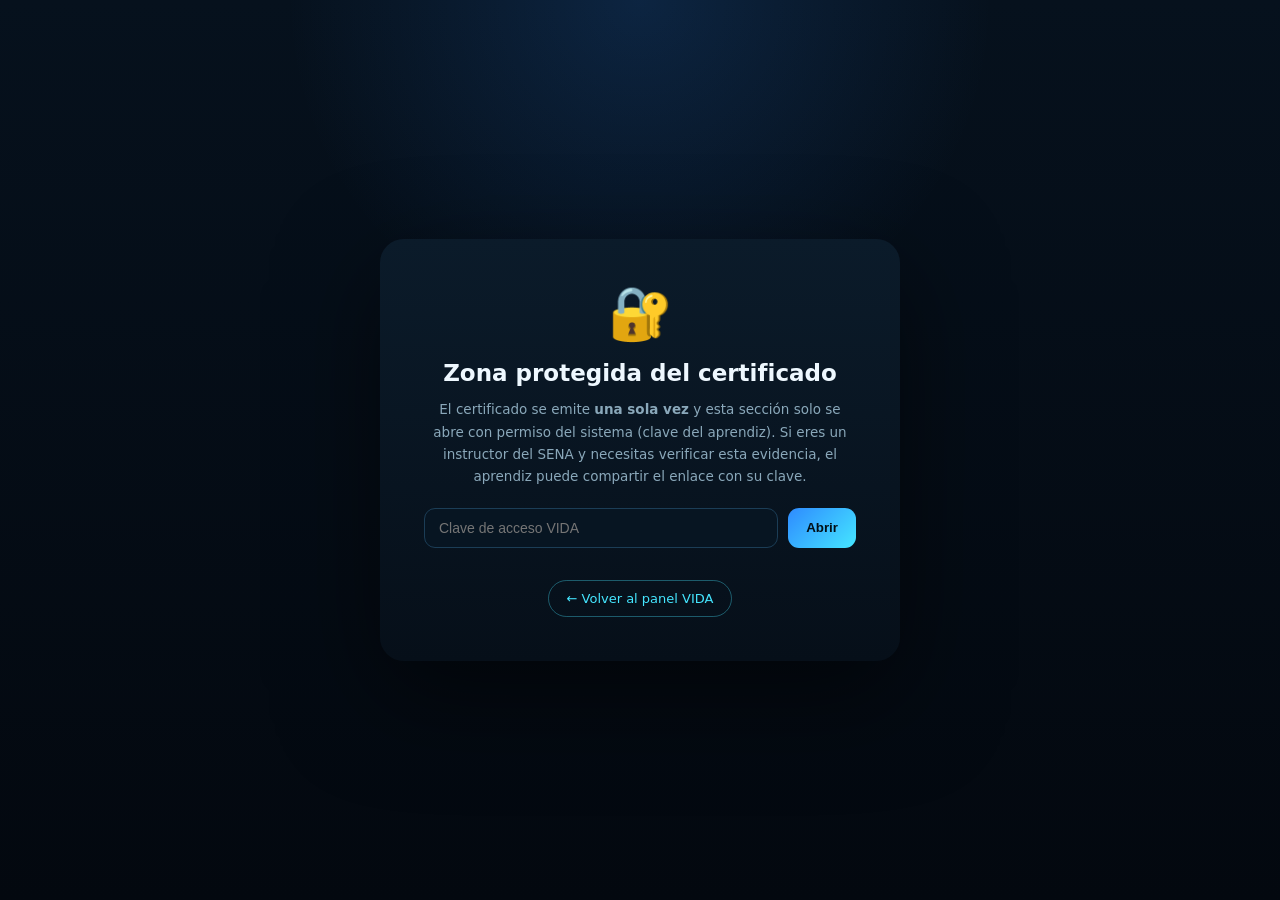
<file: vida_ui_pro/gated.html>
<!doctype html>
<html lang="es">
<head>
<meta charset="utf-8">
<meta name="viewport" content="width=device-width,initial-scale=1">
<title>VIDA · Zona restringida</title>
<meta name="description" content="Acceso restringido. El certificado y los cambios de curso de VIDA están protegidos por una clave privada.">
<meta name="robots" content="noindex,nofollow">
<meta name="theme-color" content="#06111d">
<link rel="icon" type="image/svg+xml" href="/static/favicon.svg">
<style>
*{box-sizing:border-box;margin:0;padding:0}
body{min-height:100vh;display:grid;place-items:center;padding:26px;color:#eef8ff;font-family:Inter,system-ui,sans-serif;
  background:radial-gradient(circle at top,rgba(46,139,255,.16),transparent 32%),linear-gradient(180deg,#06111d,#03080f)}
.card{width:min(520px,100%);padding:44px;border:1px solid var(--line);border-radius:24px;text-align:center;
  border-color:#1b3d56;background:linear-gradient(180deg,#0b1b2a,#060f19);box-shadow:0 35px 100px rgba(0,0,0,.5)}
.lock{font-size:52px}
h1{margin-top:16px;font-size:23px;font-weight:800}
p{color:#8aa8ba;font-size:13.5px;line-height:1.65;margin-top:12px}
code{background:#071522;border:1px solid #1b3d56;padding:2px 6px;border-radius:6px;font-size:12px;color:#8cc7db}
a{display:inline-block;margin-top:22px;color:#45e6ff;text-decoration:none;border:1px solid rgba(69,230,255,.35);
  padding:10px 18px;border-radius:99px;font-size:13px}
form{margin-top:20px;display:flex;gap:10px}
input{flex:1;background:#071522;border:1px solid #1b3d56;color:#eef8ff;border-radius:11px;padding:11px 14px;font-size:14px}
button{background:linear-gradient(135deg,#2e8bff,#45e6ff);color:#021018;border:0;border-radius:11px;padding:11px 18px;font-weight:700;cursor:pointer}
.err{color:#fb7185;font-size:12.5px;margin-top:10px}
</style>
</head>
<body>
<div class="card">
  <div class="lock">🔐</div>
  <h1>Zona protegida del certificado</h1>
  <p>El certificado se emite <b>una sola vez</b> y esta sección solo se abre con
     permiso del sistema (clave del aprendiz). Si eres un instructor del SENA
     y necesitas verificar esta evidencia, el aprendiz puede compartir el enlace con su clave.</p>
  <form id="unlock" method="get" action="{{ target or '/certificado' }}">
    <input type="password" name="clave" placeholder="Clave de acceso VIDA" autocomplete="off">
    <button type="submit">Abrir</button>
  </form>
  <div class="err" id="err"></div>
  <a href="/">← Volver al panel VIDA</a>
</div>
<script>
(function(){
  var err=document.getElementById('err');
  var p=new URLSearchParams(location.search);
  if(p.get('clave')){err.textContent='Clave incorrecta. Acceso denegado.';}
})();
</script>
</body>
</html>
</file>
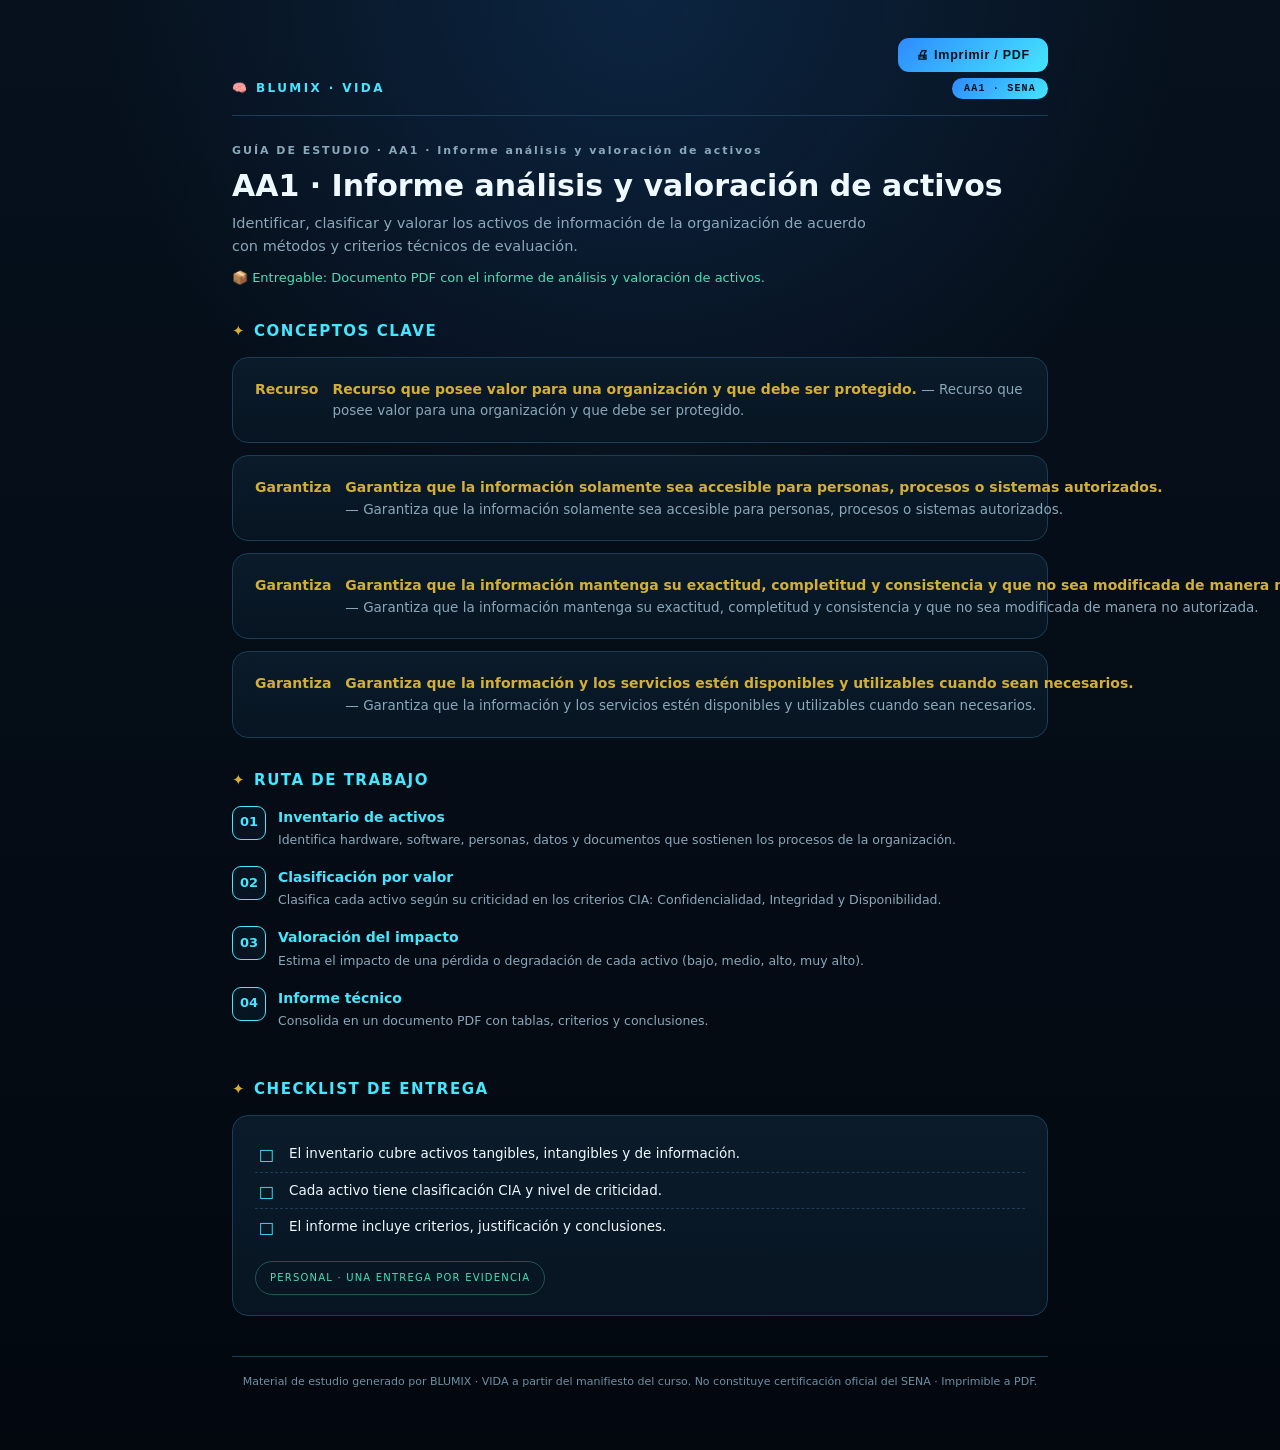
<file: media/materials/aa1_guia.html>
<!doctype html>
<html lang="es"><head><meta charset="utf-8">
<meta name="viewport" content="width=device-width,initial-scale=1">
<title>AA1 · Informe análisis y valoración de activos · VIDA</title>
<style>*{box-sizing:border-box;margin:0;padding:0}
:root{--bg:#06111d;--panel:#0b1b2a;--panel2:#071522;--line:#1b3d56;--cyan:#45e6ff;
      --blue:#2e8bff;--green:#47e0b7;--gold:#d4af37;--text:#eef8ff;--muted:#8aa8ba}
body{background:radial-gradient(circle at top,rgba(46,139,255,.16),transparent 34%),
  linear-gradient(180deg,#06111d,#03080f);color:var(--text);min-height:100vh;
  font-family:Inter,system-ui,-apple-system,sans-serif;line-height:1.6}
.wrap{max-width:860px;margin:0 auto;padding:38px 22px 60px}
.head{display:flex;justify-content:space-between;align-items:center;gap:12px;
  padding-bottom:16px;border-bottom:1px solid var(--line);margin-bottom:26px;flex-wrap:wrap}
.brand{color:var(--cyan);letter-spacing:.2em;font-weight:900;font-size:12px}
.chip{font:10px ui-monospace,monospace;letter-spacing:.12em;color:#021018;
  background:linear-gradient(135deg,var(--blue),var(--cyan));border-radius:999px;padding:5px 12px;font-weight:800}
h1{font-size:30px;font-weight:900;line-height:1.2;margin:8px 0 6px}
.kicker{color:var(--muted);letter-spacing:.18em;font-size:11px;font-weight:800}
.brief{color:var(--muted);font-size:14.5px;margin:8px 0 0;max-width:70ch}
.deliv{margin-top:10px;font-size:13px;color:var(--green)}
section{margin-top:30px}
section h2{font-size:15px;letter-spacing:.1em;color:var(--cyan);font-weight:900;
  text-transform:uppercase;margin-bottom:14px;display:flex;align-items:center;gap:8px}
section h2::before{content:"✦";color:var(--gold)}
.card{background:linear-gradient(180deg,var(--panel),var(--panel2));
  border:1px solid var(--line);border-radius:16px;padding:20px 22px}
.card+.card{margin-top:12px}
.concept{display:flex;gap:14px;align-items:flex-start}
.concept b{color:var(--gold);white-space:nowrap;font-size:14px}
.concept p{color:var(--muted);font-size:13.5px}
ol.steps{counter-reset:step;list-style:none}
ol.steps li{counter-increment:step;position:relative;padding:0 0 16px 46px;font-size:14px;color:var(--text)}
ol.steps li::before{content:counter(step,decimal-leading-zero);position:absolute;left:0;top:0;
  width:32px;height:32px;display:grid;place-items:center;border:1px solid var(--cyan);
  color:var(--cyan);border-radius:9px;font-weight:800;font-size:13px;background:#071522}
ol.steps li b{color:var(--cyan)}
ol.steps li small{display:block;color:var(--muted);font-size:12.5px;margin-top:2px}
ul.check{list-style:none}
ul.check li{position:relative;padding:7px 0 7px 34px;font-size:13.5px;color:var(--text);border-bottom:1px dashed var(--line)}
ul.check li:last-child{border-bottom:0}
ul.check li::before{content:"□";position:absolute;left:4px;top:6px;color:var(--cyan);font-size:16px;font-weight:800}
code{background:var(--panel2);border:1px solid var(--line);color:#8cc7db;padding:2px 7px;border-radius:6px;font-size:12px}
.pill{display:inline-block;margin-top:16px;padding:8px 14px;border:1px solid #1d574c;color:var(--green);
  border-radius:999px;letter-spacing:.12em;font-size:10px}
.printbar{position:sticky;top:10px;text-align:right;margin-bottom:6px}
.btn{background:linear-gradient(135deg,var(--blue),var(--cyan));border:0;color:#021018;
  font-weight:800;letter-spacing:.06em;padding:10px 18px;border-radius:11px;cursor:pointer;font-size:12.5px}
.foot{margin-top:40px;padding-top:16px;border-top:1px solid var(--line);
  color:#6f8fa3;font-size:11px;text-align:center}
@media print{.printbar{display:none}body{background:#fff;color:#0b1b2a}
  .card{border:1px solid #d8e6f0;background:#fff}section h2{color:#0b3d66}
  .concept b{color:#8a6d1a}.kicker,.brand{color:#4a6780}}</style></head>
<body><div class="wrap">
<div class="printbar"><button class="btn" onclick="window.print()">🖨 Imprimir / PDF</button></div>
<header class="head">
  <div class="brand">🧠 BLUMIX · VIDA</div>
  <span class="chip">AA1 · SENA</span>
</header>
<div class="kicker">GUÍA DE ESTUDIO · AA1 · Informe análisis y valoración de activos</div>
<h1>AA1 · Informe análisis y valoración de activos</h1>
<p class="brief">Identificar, clasificar y valorar los activos de información de la organización de acuerdo con métodos y criterios técnicos de evaluación.</p>
<p class="deliv">📦 Entregable: Documento PDF con el informe de análisis y valoración de activos.</p>

<section><h2>Conceptos clave</h2><div class="card concept"><b>Recurso</b><p><b>Recurso que posee valor para una organización y que debe ser protegido.</b> — Recurso que posee valor para una organización y que debe ser protegido.</p></div><div class="card concept"><b>Garantiza</b><p><b>Garantiza que la información solamente sea accesible para personas, procesos o sistemas autorizados.</b> — Garantiza que la información solamente sea accesible para personas, procesos o sistemas autorizados.</p></div><div class="card concept"><b>Garantiza</b><p><b>Garantiza que la información mantenga su exactitud, completitud y consistencia y que no sea modificada de manera no autorizada.</b> — Garantiza que la información mantenga su exactitud, completitud y consistencia y que no sea modificada de manera no autorizada.</p></div><div class="card concept"><b>Garantiza</b><p><b>Garantiza que la información y los servicios estén disponibles y utilizables cuando sean necesarios.</b> — Garantiza que la información y los servicios estén disponibles y utilizables cuando sean necesarios.</p></div></section>

<section><h2>Ruta de trabajo</h2>
<ol class="steps"><li><b>Inventario de activos</b><small>Identifica hardware, software, personas, datos y documentos que sostienen los procesos de la organización.</small></li><li><b>Clasificación por valor</b><small>Clasifica cada activo según su criticidad en los criterios CIA: Confidencialidad, Integridad y Disponibilidad.</small></li><li><b>Valoración del impacto</b><small>Estima el impacto de una pérdida o degradación de cada activo (bajo, medio, alto, muy alto).</small></li><li><b>Informe técnico</b><small>Consolida en un documento PDF con tablas, criterios y conclusiones.</small></li></ol></section>

<section><h2>Checklist de entrega</h2>
<div class="card"><ul class="check"><li>El inventario cubre activos tangibles, intangibles y de información.</li><li>Cada activo tiene clasificación CIA y nivel de criticidad.</li><li>El informe incluye criterios, justificación y conclusiones.</li></ul>
<span class="pill">PERSONAL · UNA ENTREGA POR EVIDENCIA</span></div></section>


<div class="foot">Material de estudio generado por BLUMIX · VIDA a partir del
manifiesto del curso. No constituye certificación oficial del SENA · Imprimible a PDF.</div>

</div></body></html>
</file>
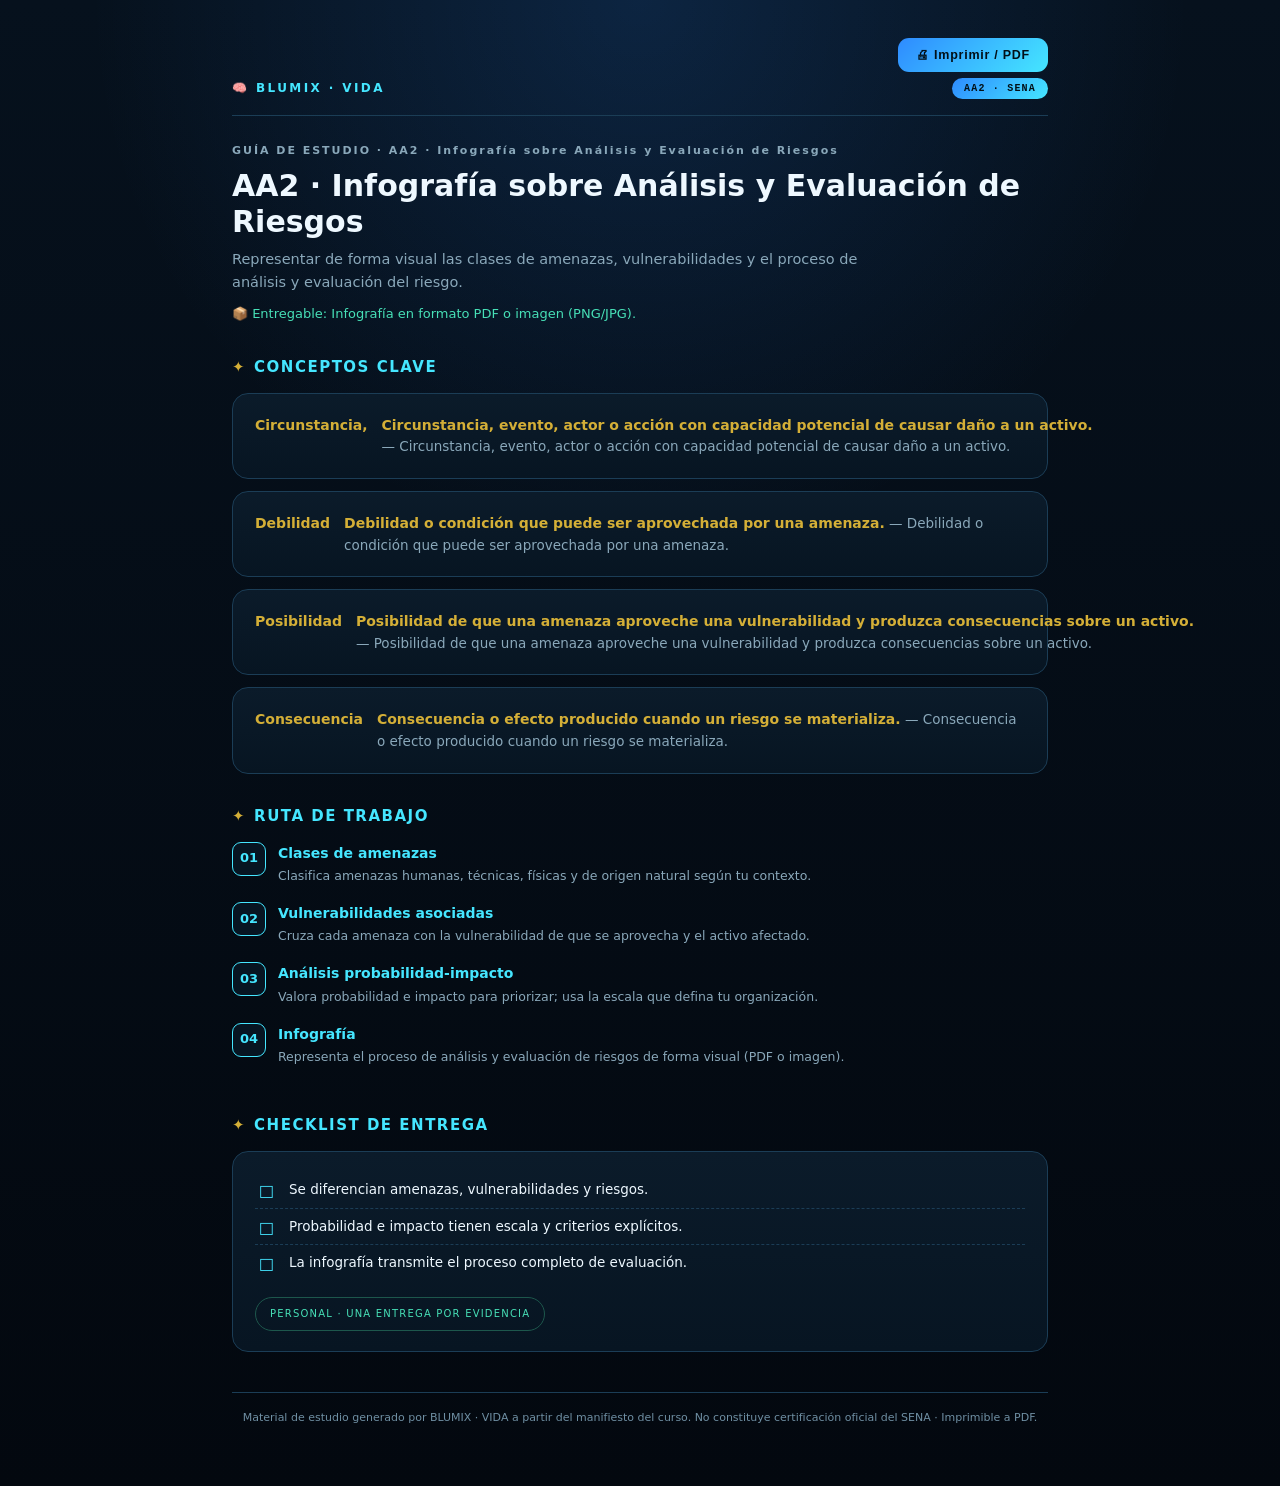
<file: media/materials/aa2_guia.html>
<!doctype html>
<html lang="es"><head><meta charset="utf-8">
<meta name="viewport" content="width=device-width,initial-scale=1">
<title>AA2 · Infografía sobre Análisis y Evaluación de Riesgos · VIDA</title>
<style>*{box-sizing:border-box;margin:0;padding:0}
:root{--bg:#06111d;--panel:#0b1b2a;--panel2:#071522;--line:#1b3d56;--cyan:#45e6ff;
      --blue:#2e8bff;--green:#47e0b7;--gold:#d4af37;--text:#eef8ff;--muted:#8aa8ba}
body{background:radial-gradient(circle at top,rgba(46,139,255,.16),transparent 34%),
  linear-gradient(180deg,#06111d,#03080f);color:var(--text);min-height:100vh;
  font-family:Inter,system-ui,-apple-system,sans-serif;line-height:1.6}
.wrap{max-width:860px;margin:0 auto;padding:38px 22px 60px}
.head{display:flex;justify-content:space-between;align-items:center;gap:12px;
  padding-bottom:16px;border-bottom:1px solid var(--line);margin-bottom:26px;flex-wrap:wrap}
.brand{color:var(--cyan);letter-spacing:.2em;font-weight:900;font-size:12px}
.chip{font:10px ui-monospace,monospace;letter-spacing:.12em;color:#021018;
  background:linear-gradient(135deg,var(--blue),var(--cyan));border-radius:999px;padding:5px 12px;font-weight:800}
h1{font-size:30px;font-weight:900;line-height:1.2;margin:8px 0 6px}
.kicker{color:var(--muted);letter-spacing:.18em;font-size:11px;font-weight:800}
.brief{color:var(--muted);font-size:14.5px;margin:8px 0 0;max-width:70ch}
.deliv{margin-top:10px;font-size:13px;color:var(--green)}
section{margin-top:30px}
section h2{font-size:15px;letter-spacing:.1em;color:var(--cyan);font-weight:900;
  text-transform:uppercase;margin-bottom:14px;display:flex;align-items:center;gap:8px}
section h2::before{content:"✦";color:var(--gold)}
.card{background:linear-gradient(180deg,var(--panel),var(--panel2));
  border:1px solid var(--line);border-radius:16px;padding:20px 22px}
.card+.card{margin-top:12px}
.concept{display:flex;gap:14px;align-items:flex-start}
.concept b{color:var(--gold);white-space:nowrap;font-size:14px}
.concept p{color:var(--muted);font-size:13.5px}
ol.steps{counter-reset:step;list-style:none}
ol.steps li{counter-increment:step;position:relative;padding:0 0 16px 46px;font-size:14px;color:var(--text)}
ol.steps li::before{content:counter(step,decimal-leading-zero);position:absolute;left:0;top:0;
  width:32px;height:32px;display:grid;place-items:center;border:1px solid var(--cyan);
  color:var(--cyan);border-radius:9px;font-weight:800;font-size:13px;background:#071522}
ol.steps li b{color:var(--cyan)}
ol.steps li small{display:block;color:var(--muted);font-size:12.5px;margin-top:2px}
ul.check{list-style:none}
ul.check li{position:relative;padding:7px 0 7px 34px;font-size:13.5px;color:var(--text);border-bottom:1px dashed var(--line)}
ul.check li:last-child{border-bottom:0}
ul.check li::before{content:"□";position:absolute;left:4px;top:6px;color:var(--cyan);font-size:16px;font-weight:800}
code{background:var(--panel2);border:1px solid var(--line);color:#8cc7db;padding:2px 7px;border-radius:6px;font-size:12px}
.pill{display:inline-block;margin-top:16px;padding:8px 14px;border:1px solid #1d574c;color:var(--green);
  border-radius:999px;letter-spacing:.12em;font-size:10px}
.printbar{position:sticky;top:10px;text-align:right;margin-bottom:6px}
.btn{background:linear-gradient(135deg,var(--blue),var(--cyan));border:0;color:#021018;
  font-weight:800;letter-spacing:.06em;padding:10px 18px;border-radius:11px;cursor:pointer;font-size:12.5px}
.foot{margin-top:40px;padding-top:16px;border-top:1px solid var(--line);
  color:#6f8fa3;font-size:11px;text-align:center}
@media print{.printbar{display:none}body{background:#fff;color:#0b1b2a}
  .card{border:1px solid #d8e6f0;background:#fff}section h2{color:#0b3d66}
  .concept b{color:#8a6d1a}.kicker,.brand{color:#4a6780}}</style></head>
<body><div class="wrap">
<div class="printbar"><button class="btn" onclick="window.print()">🖨 Imprimir / PDF</button></div>
<header class="head">
  <div class="brand">🧠 BLUMIX · VIDA</div>
  <span class="chip">AA2 · SENA</span>
</header>
<div class="kicker">GUÍA DE ESTUDIO · AA2 · Infografía sobre Análisis y Evaluación de Riesgos</div>
<h1>AA2 · Infografía sobre Análisis y Evaluación de Riesgos</h1>
<p class="brief">Representar de forma visual las clases de amenazas, vulnerabilidades y el proceso de análisis y evaluación del riesgo.</p>
<p class="deliv">📦 Entregable: Infografía en formato PDF o imagen (PNG/JPG).</p>

<section><h2>Conceptos clave</h2><div class="card concept"><b>Circunstancia,</b><p><b>Circunstancia, evento, actor o acción con capacidad potencial de causar daño a un activo.</b> — Circunstancia, evento, actor o acción con capacidad potencial de causar daño a un activo.</p></div><div class="card concept"><b>Debilidad</b><p><b>Debilidad o condición que puede ser aprovechada por una amenaza.</b> — Debilidad o condición que puede ser aprovechada por una amenaza.</p></div><div class="card concept"><b>Posibilidad</b><p><b>Posibilidad de que una amenaza aproveche una vulnerabilidad y produzca consecuencias sobre un activo.</b> — Posibilidad de que una amenaza aproveche una vulnerabilidad y produzca consecuencias sobre un activo.</p></div><div class="card concept"><b>Consecuencia</b><p><b>Consecuencia o efecto producido cuando un riesgo se materializa.</b> — Consecuencia o efecto producido cuando un riesgo se materializa.</p></div></section>

<section><h2>Ruta de trabajo</h2>
<ol class="steps"><li><b>Clases de amenazas</b><small>Clasifica amenazas humanas, técnicas, físicas y de origen natural según tu contexto.</small></li><li><b>Vulnerabilidades asociadas</b><small>Cruza cada amenaza con la vulnerabilidad de que se aprovecha y el activo afectado.</small></li><li><b>Análisis probabilidad-impacto</b><small>Valora probabilidad e impacto para priorizar; usa la escala que defina tu organización.</small></li><li><b>Infografía</b><small>Representa el proceso de análisis y evaluación de riesgos de forma visual (PDF o imagen).</small></li></ol></section>

<section><h2>Checklist de entrega</h2>
<div class="card"><ul class="check"><li>Se diferencian amenazas, vulnerabilidades y riesgos.</li><li>Probabilidad e impacto tienen escala y criterios explícitos.</li><li>La infografía transmite el proceso completo de evaluación.</li></ul>
<span class="pill">PERSONAL · UNA ENTREGA POR EVIDENCIA</span></div></section>


<div class="foot">Material de estudio generado por BLUMIX · VIDA a partir del
manifiesto del curso. No constituye certificación oficial del SENA · Imprimible a PDF.</div>

</div></body></html>
</file>
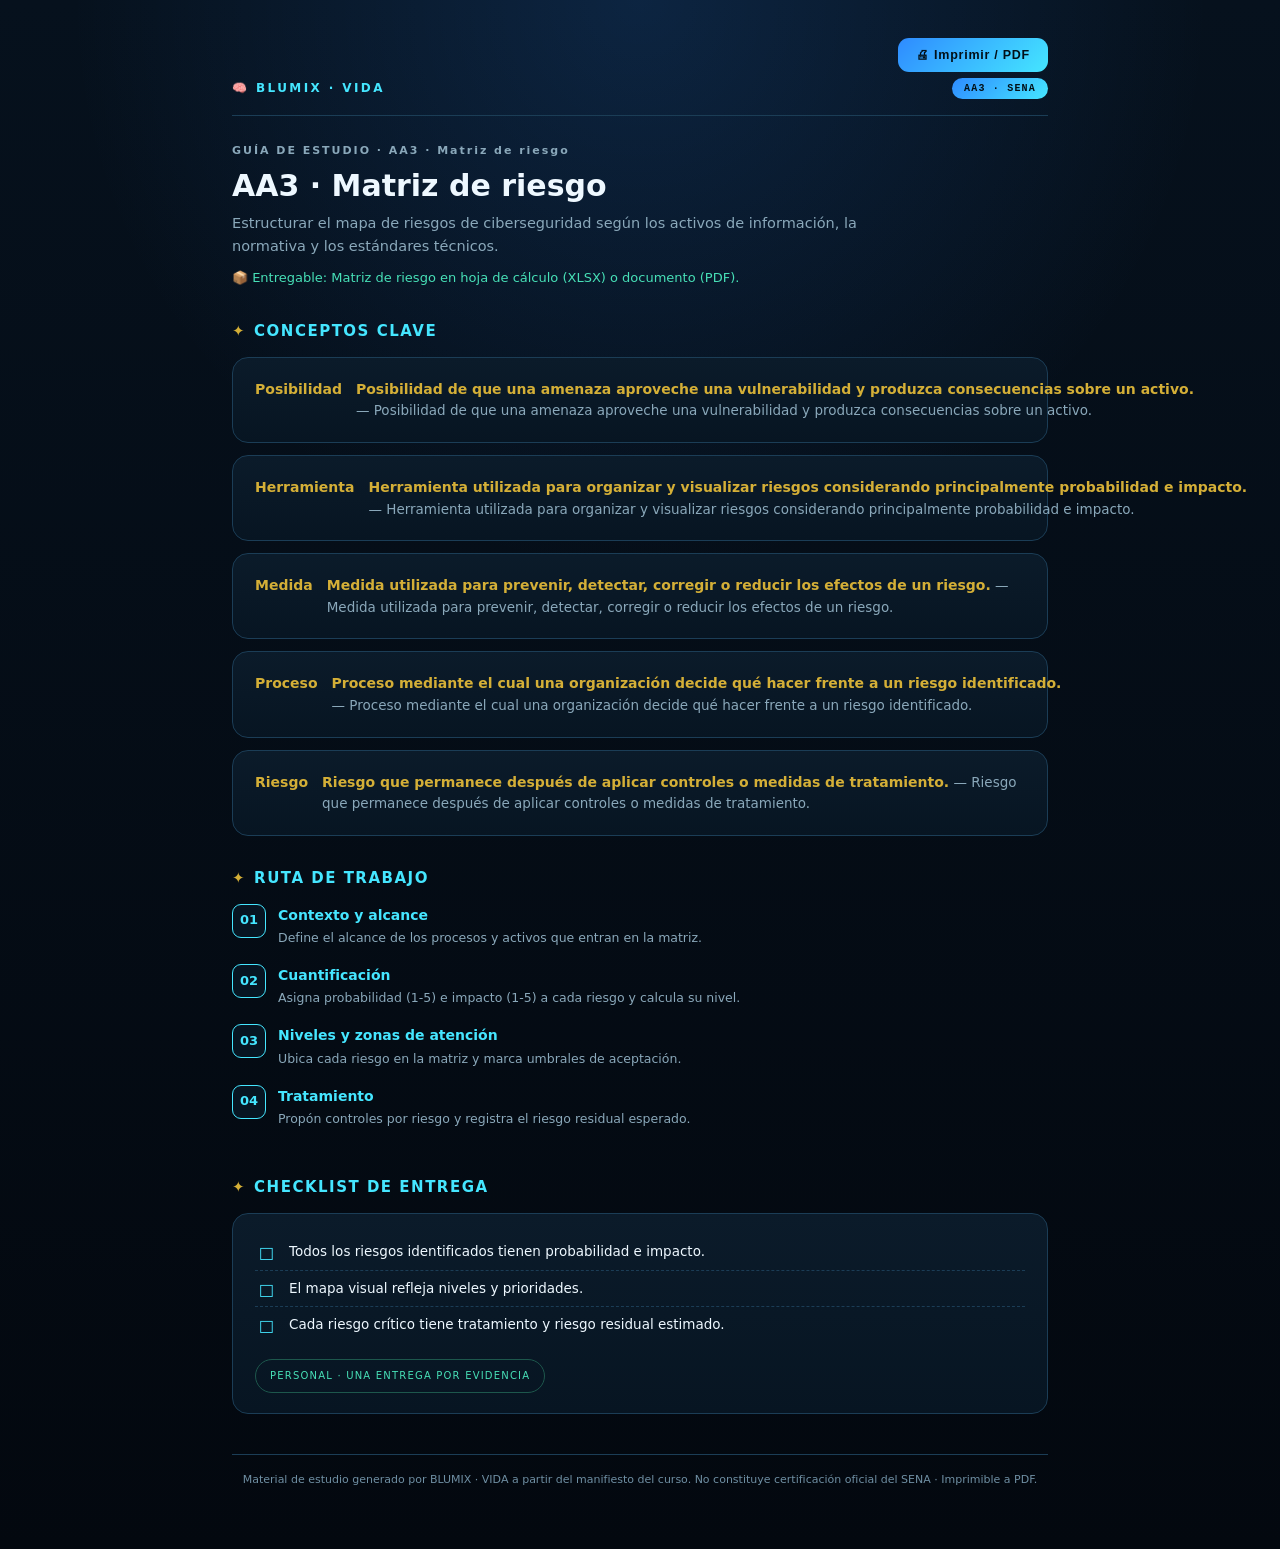
<file: media/materials/aa3_guia.html>
<!doctype html>
<html lang="es"><head><meta charset="utf-8">
<meta name="viewport" content="width=device-width,initial-scale=1">
<title>AA3 · Matriz de riesgo · VIDA</title>
<style>*{box-sizing:border-box;margin:0;padding:0}
:root{--bg:#06111d;--panel:#0b1b2a;--panel2:#071522;--line:#1b3d56;--cyan:#45e6ff;
      --blue:#2e8bff;--green:#47e0b7;--gold:#d4af37;--text:#eef8ff;--muted:#8aa8ba}
body{background:radial-gradient(circle at top,rgba(46,139,255,.16),transparent 34%),
  linear-gradient(180deg,#06111d,#03080f);color:var(--text);min-height:100vh;
  font-family:Inter,system-ui,-apple-system,sans-serif;line-height:1.6}
.wrap{max-width:860px;margin:0 auto;padding:38px 22px 60px}
.head{display:flex;justify-content:space-between;align-items:center;gap:12px;
  padding-bottom:16px;border-bottom:1px solid var(--line);margin-bottom:26px;flex-wrap:wrap}
.brand{color:var(--cyan);letter-spacing:.2em;font-weight:900;font-size:12px}
.chip{font:10px ui-monospace,monospace;letter-spacing:.12em;color:#021018;
  background:linear-gradient(135deg,var(--blue),var(--cyan));border-radius:999px;padding:5px 12px;font-weight:800}
h1{font-size:30px;font-weight:900;line-height:1.2;margin:8px 0 6px}
.kicker{color:var(--muted);letter-spacing:.18em;font-size:11px;font-weight:800}
.brief{color:var(--muted);font-size:14.5px;margin:8px 0 0;max-width:70ch}
.deliv{margin-top:10px;font-size:13px;color:var(--green)}
section{margin-top:30px}
section h2{font-size:15px;letter-spacing:.1em;color:var(--cyan);font-weight:900;
  text-transform:uppercase;margin-bottom:14px;display:flex;align-items:center;gap:8px}
section h2::before{content:"✦";color:var(--gold)}
.card{background:linear-gradient(180deg,var(--panel),var(--panel2));
  border:1px solid var(--line);border-radius:16px;padding:20px 22px}
.card+.card{margin-top:12px}
.concept{display:flex;gap:14px;align-items:flex-start}
.concept b{color:var(--gold);white-space:nowrap;font-size:14px}
.concept p{color:var(--muted);font-size:13.5px}
ol.steps{counter-reset:step;list-style:none}
ol.steps li{counter-increment:step;position:relative;padding:0 0 16px 46px;font-size:14px;color:var(--text)}
ol.steps li::before{content:counter(step,decimal-leading-zero);position:absolute;left:0;top:0;
  width:32px;height:32px;display:grid;place-items:center;border:1px solid var(--cyan);
  color:var(--cyan);border-radius:9px;font-weight:800;font-size:13px;background:#071522}
ol.steps li b{color:var(--cyan)}
ol.steps li small{display:block;color:var(--muted);font-size:12.5px;margin-top:2px}
ul.check{list-style:none}
ul.check li{position:relative;padding:7px 0 7px 34px;font-size:13.5px;color:var(--text);border-bottom:1px dashed var(--line)}
ul.check li:last-child{border-bottom:0}
ul.check li::before{content:"□";position:absolute;left:4px;top:6px;color:var(--cyan);font-size:16px;font-weight:800}
code{background:var(--panel2);border:1px solid var(--line);color:#8cc7db;padding:2px 7px;border-radius:6px;font-size:12px}
.pill{display:inline-block;margin-top:16px;padding:8px 14px;border:1px solid #1d574c;color:var(--green);
  border-radius:999px;letter-spacing:.12em;font-size:10px}
.printbar{position:sticky;top:10px;text-align:right;margin-bottom:6px}
.btn{background:linear-gradient(135deg,var(--blue),var(--cyan));border:0;color:#021018;
  font-weight:800;letter-spacing:.06em;padding:10px 18px;border-radius:11px;cursor:pointer;font-size:12.5px}
.foot{margin-top:40px;padding-top:16px;border-top:1px solid var(--line);
  color:#6f8fa3;font-size:11px;text-align:center}
@media print{.printbar{display:none}body{background:#fff;color:#0b1b2a}
  .card{border:1px solid #d8e6f0;background:#fff}section h2{color:#0b3d66}
  .concept b{color:#8a6d1a}.kicker,.brand{color:#4a6780}}</style></head>
<body><div class="wrap">
<div class="printbar"><button class="btn" onclick="window.print()">🖨 Imprimir / PDF</button></div>
<header class="head">
  <div class="brand">🧠 BLUMIX · VIDA</div>
  <span class="chip">AA3 · SENA</span>
</header>
<div class="kicker">GUÍA DE ESTUDIO · AA3 · Matriz de riesgo</div>
<h1>AA3 · Matriz de riesgo</h1>
<p class="brief">Estructurar el mapa de riesgos de ciberseguridad según los activos de información, la normativa y los estándares técnicos.</p>
<p class="deliv">📦 Entregable: Matriz de riesgo en hoja de cálculo (XLSX) o documento (PDF).</p>

<section><h2>Conceptos clave</h2><div class="card concept"><b>Posibilidad</b><p><b>Posibilidad de que una amenaza aproveche una vulnerabilidad y produzca consecuencias sobre un activo.</b> — Posibilidad de que una amenaza aproveche una vulnerabilidad y produzca consecuencias sobre un activo.</p></div><div class="card concept"><b>Herramienta</b><p><b>Herramienta utilizada para organizar y visualizar riesgos considerando principalmente probabilidad e impacto.</b> — Herramienta utilizada para organizar y visualizar riesgos considerando principalmente probabilidad e impacto.</p></div><div class="card concept"><b>Medida</b><p><b>Medida utilizada para prevenir, detectar, corregir o reducir los efectos de un riesgo.</b> — Medida utilizada para prevenir, detectar, corregir o reducir los efectos de un riesgo.</p></div><div class="card concept"><b>Proceso</b><p><b>Proceso mediante el cual una organización decide qué hacer frente a un riesgo identificado.</b> — Proceso mediante el cual una organización decide qué hacer frente a un riesgo identificado.</p></div><div class="card concept"><b>Riesgo</b><p><b>Riesgo que permanece después de aplicar controles o medidas de tratamiento.</b> — Riesgo que permanece después de aplicar controles o medidas de tratamiento.</p></div></section>

<section><h2>Ruta de trabajo</h2>
<ol class="steps"><li><b>Contexto y alcance</b><small>Define el alcance de los procesos y activos que entran en la matriz.</small></li><li><b>Cuantificación</b><small>Asigna probabilidad (1-5) e impacto (1-5) a cada riesgo y calcula su nivel.</small></li><li><b>Niveles y zonas de atención</b><small>Ubica cada riesgo en la matriz y marca umbrales de aceptación.</small></li><li><b>Tratamiento</b><small>Propón controles por riesgo y registra el riesgo residual esperado.</small></li></ol></section>

<section><h2>Checklist de entrega</h2>
<div class="card"><ul class="check"><li>Todos los riesgos identificados tienen probabilidad e impacto.</li><li>El mapa visual refleja niveles y prioridades.</li><li>Cada riesgo crítico tiene tratamiento y riesgo residual estimado.</li></ul>
<span class="pill">PERSONAL · UNA ENTREGA POR EVIDENCIA</span></div></section>


<div class="foot">Material de estudio generado por BLUMIX · VIDA a partir del
manifiesto del curso. No constituye certificación oficial del SENA · Imprimible a PDF.</div>

</div></body></html>
</file>
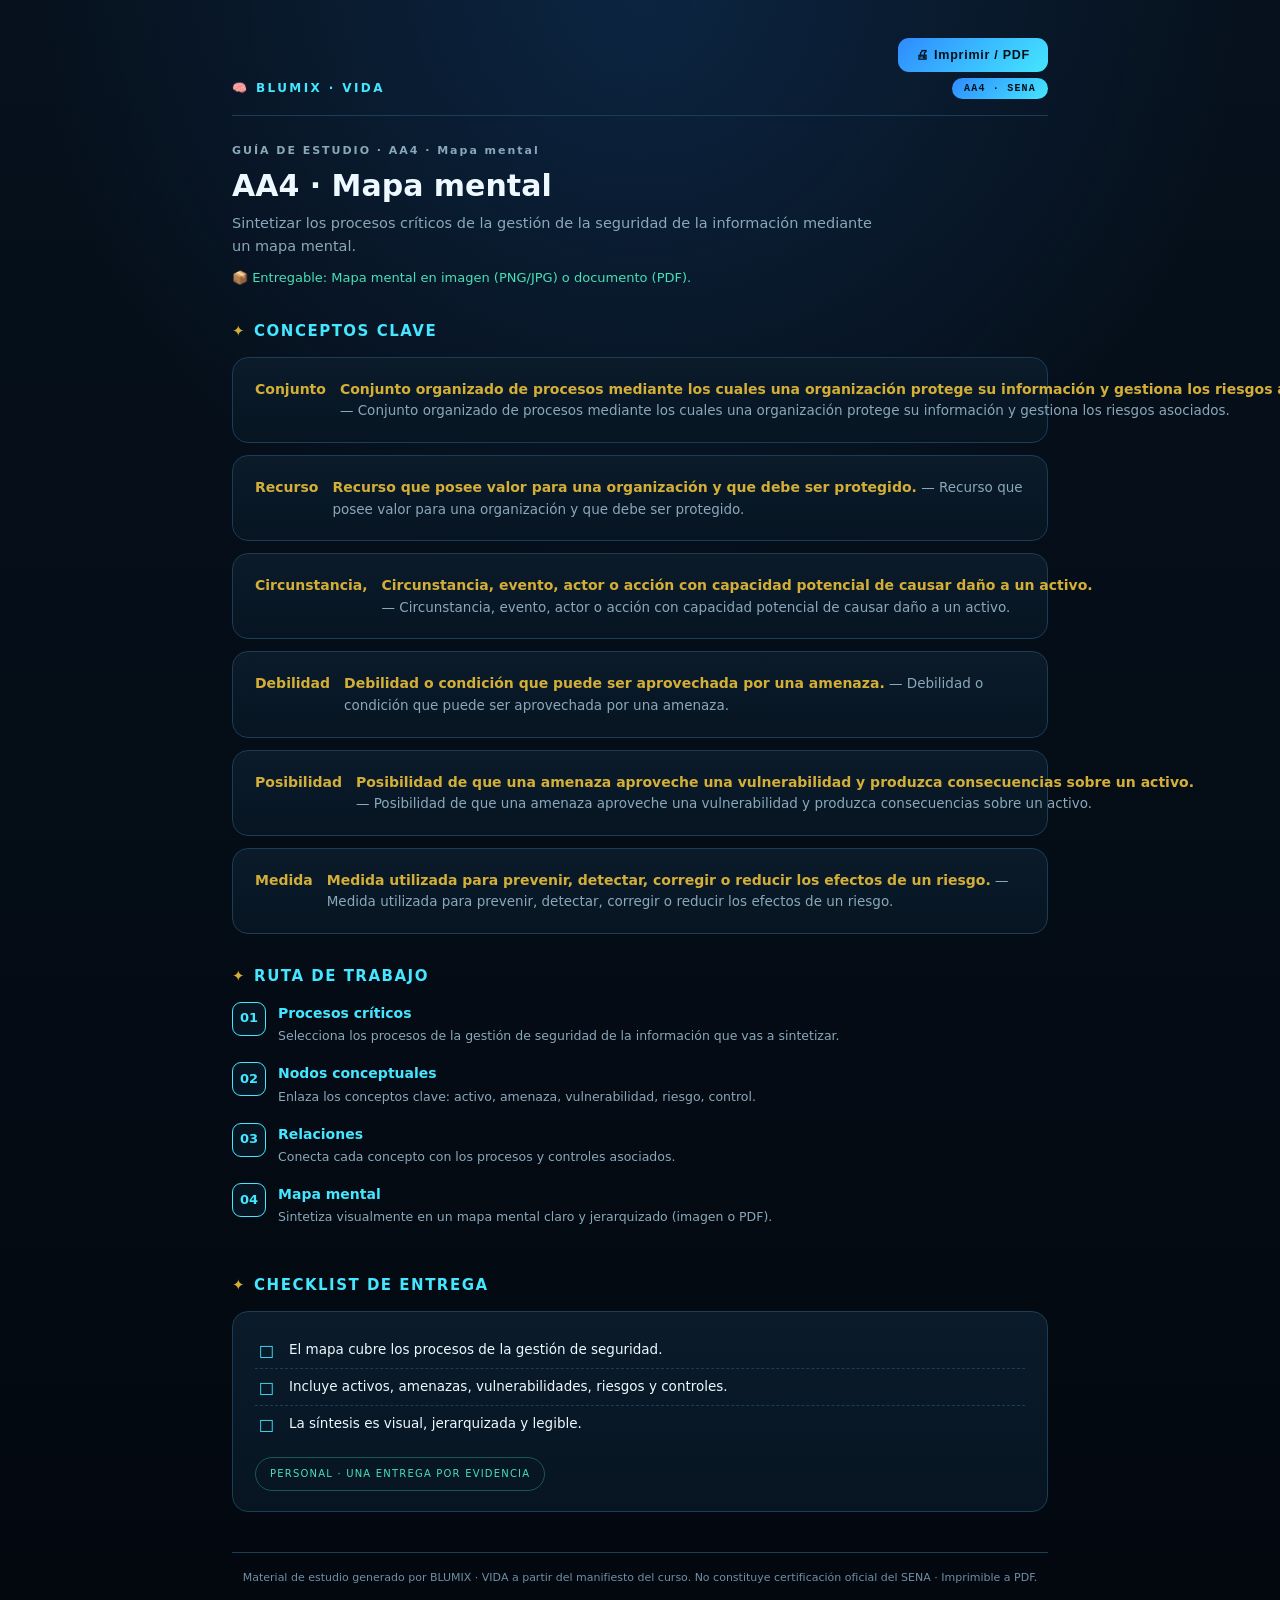
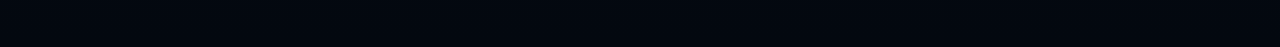
<file: media/materials/aa4_guia.html>
<!doctype html>
<html lang="es"><head><meta charset="utf-8">
<meta name="viewport" content="width=device-width,initial-scale=1">
<title>AA4 · Mapa mental · VIDA</title>
<style>*{box-sizing:border-box;margin:0;padding:0}
:root{--bg:#06111d;--panel:#0b1b2a;--panel2:#071522;--line:#1b3d56;--cyan:#45e6ff;
      --blue:#2e8bff;--green:#47e0b7;--gold:#d4af37;--text:#eef8ff;--muted:#8aa8ba}
body{background:radial-gradient(circle at top,rgba(46,139,255,.16),transparent 34%),
  linear-gradient(180deg,#06111d,#03080f);color:var(--text);min-height:100vh;
  font-family:Inter,system-ui,-apple-system,sans-serif;line-height:1.6}
.wrap{max-width:860px;margin:0 auto;padding:38px 22px 60px}
.head{display:flex;justify-content:space-between;align-items:center;gap:12px;
  padding-bottom:16px;border-bottom:1px solid var(--line);margin-bottom:26px;flex-wrap:wrap}
.brand{color:var(--cyan);letter-spacing:.2em;font-weight:900;font-size:12px}
.chip{font:10px ui-monospace,monospace;letter-spacing:.12em;color:#021018;
  background:linear-gradient(135deg,var(--blue),var(--cyan));border-radius:999px;padding:5px 12px;font-weight:800}
h1{font-size:30px;font-weight:900;line-height:1.2;margin:8px 0 6px}
.kicker{color:var(--muted);letter-spacing:.18em;font-size:11px;font-weight:800}
.brief{color:var(--muted);font-size:14.5px;margin:8px 0 0;max-width:70ch}
.deliv{margin-top:10px;font-size:13px;color:var(--green)}
section{margin-top:30px}
section h2{font-size:15px;letter-spacing:.1em;color:var(--cyan);font-weight:900;
  text-transform:uppercase;margin-bottom:14px;display:flex;align-items:center;gap:8px}
section h2::before{content:"✦";color:var(--gold)}
.card{background:linear-gradient(180deg,var(--panel),var(--panel2));
  border:1px solid var(--line);border-radius:16px;padding:20px 22px}
.card+.card{margin-top:12px}
.concept{display:flex;gap:14px;align-items:flex-start}
.concept b{color:var(--gold);white-space:nowrap;font-size:14px}
.concept p{color:var(--muted);font-size:13.5px}
ol.steps{counter-reset:step;list-style:none}
ol.steps li{counter-increment:step;position:relative;padding:0 0 16px 46px;font-size:14px;color:var(--text)}
ol.steps li::before{content:counter(step,decimal-leading-zero);position:absolute;left:0;top:0;
  width:32px;height:32px;display:grid;place-items:center;border:1px solid var(--cyan);
  color:var(--cyan);border-radius:9px;font-weight:800;font-size:13px;background:#071522}
ol.steps li b{color:var(--cyan)}
ol.steps li small{display:block;color:var(--muted);font-size:12.5px;margin-top:2px}
ul.check{list-style:none}
ul.check li{position:relative;padding:7px 0 7px 34px;font-size:13.5px;color:var(--text);border-bottom:1px dashed var(--line)}
ul.check li:last-child{border-bottom:0}
ul.check li::before{content:"□";position:absolute;left:4px;top:6px;color:var(--cyan);font-size:16px;font-weight:800}
code{background:var(--panel2);border:1px solid var(--line);color:#8cc7db;padding:2px 7px;border-radius:6px;font-size:12px}
.pill{display:inline-block;margin-top:16px;padding:8px 14px;border:1px solid #1d574c;color:var(--green);
  border-radius:999px;letter-spacing:.12em;font-size:10px}
.printbar{position:sticky;top:10px;text-align:right;margin-bottom:6px}
.btn{background:linear-gradient(135deg,var(--blue),var(--cyan));border:0;color:#021018;
  font-weight:800;letter-spacing:.06em;padding:10px 18px;border-radius:11px;cursor:pointer;font-size:12.5px}
.foot{margin-top:40px;padding-top:16px;border-top:1px solid var(--line);
  color:#6f8fa3;font-size:11px;text-align:center}
@media print{.printbar{display:none}body{background:#fff;color:#0b1b2a}
  .card{border:1px solid #d8e6f0;background:#fff}section h2{color:#0b3d66}
  .concept b{color:#8a6d1a}.kicker,.brand{color:#4a6780}}</style></head>
<body><div class="wrap">
<div class="printbar"><button class="btn" onclick="window.print()">🖨 Imprimir / PDF</button></div>
<header class="head">
  <div class="brand">🧠 BLUMIX · VIDA</div>
  <span class="chip">AA4 · SENA</span>
</header>
<div class="kicker">GUÍA DE ESTUDIO · AA4 · Mapa mental</div>
<h1>AA4 · Mapa mental</h1>
<p class="brief">Sintetizar los procesos críticos de la gestión de la seguridad de la información mediante un mapa mental.</p>
<p class="deliv">📦 Entregable: Mapa mental en imagen (PNG/JPG) o documento (PDF).</p>

<section><h2>Conceptos clave</h2><div class="card concept"><b>Conjunto</b><p><b>Conjunto organizado de procesos mediante los cuales una organización protege su información y gestiona los riesgos asociados.</b> — Conjunto organizado de procesos mediante los cuales una organización protege su información y gestiona los riesgos asociados.</p></div><div class="card concept"><b>Recurso</b><p><b>Recurso que posee valor para una organización y que debe ser protegido.</b> — Recurso que posee valor para una organización y que debe ser protegido.</p></div><div class="card concept"><b>Circunstancia,</b><p><b>Circunstancia, evento, actor o acción con capacidad potencial de causar daño a un activo.</b> — Circunstancia, evento, actor o acción con capacidad potencial de causar daño a un activo.</p></div><div class="card concept"><b>Debilidad</b><p><b>Debilidad o condición que puede ser aprovechada por una amenaza.</b> — Debilidad o condición que puede ser aprovechada por una amenaza.</p></div><div class="card concept"><b>Posibilidad</b><p><b>Posibilidad de que una amenaza aproveche una vulnerabilidad y produzca consecuencias sobre un activo.</b> — Posibilidad de que una amenaza aproveche una vulnerabilidad y produzca consecuencias sobre un activo.</p></div><div class="card concept"><b>Medida</b><p><b>Medida utilizada para prevenir, detectar, corregir o reducir los efectos de un riesgo.</b> — Medida utilizada para prevenir, detectar, corregir o reducir los efectos de un riesgo.</p></div></section>

<section><h2>Ruta de trabajo</h2>
<ol class="steps"><li><b>Procesos críticos</b><small>Selecciona los procesos de la gestión de seguridad de la información que vas a sintetizar.</small></li><li><b>Nodos conceptuales</b><small>Enlaza los conceptos clave: activo, amenaza, vulnerabilidad, riesgo, control.</small></li><li><b>Relaciones</b><small>Conecta cada concepto con los procesos y controles asociados.</small></li><li><b>Mapa mental</b><small>Sintetiza visualmente en un mapa mental claro y jerarquizado (imagen o PDF).</small></li></ol></section>

<section><h2>Checklist de entrega</h2>
<div class="card"><ul class="check"><li>El mapa cubre los procesos de la gestión de seguridad.</li><li>Incluye activos, amenazas, vulnerabilidades, riesgos y controles.</li><li>La síntesis es visual, jerarquizada y legible.</li></ul>
<span class="pill">PERSONAL · UNA ENTREGA POR EVIDENCIA</span></div></section>


<div class="foot">Material de estudio generado por BLUMIX · VIDA a partir del
manifiesto del curso. No constituye certificación oficial del SENA · Imprimible a PDF.</div>

</div></body></html>
</file>
